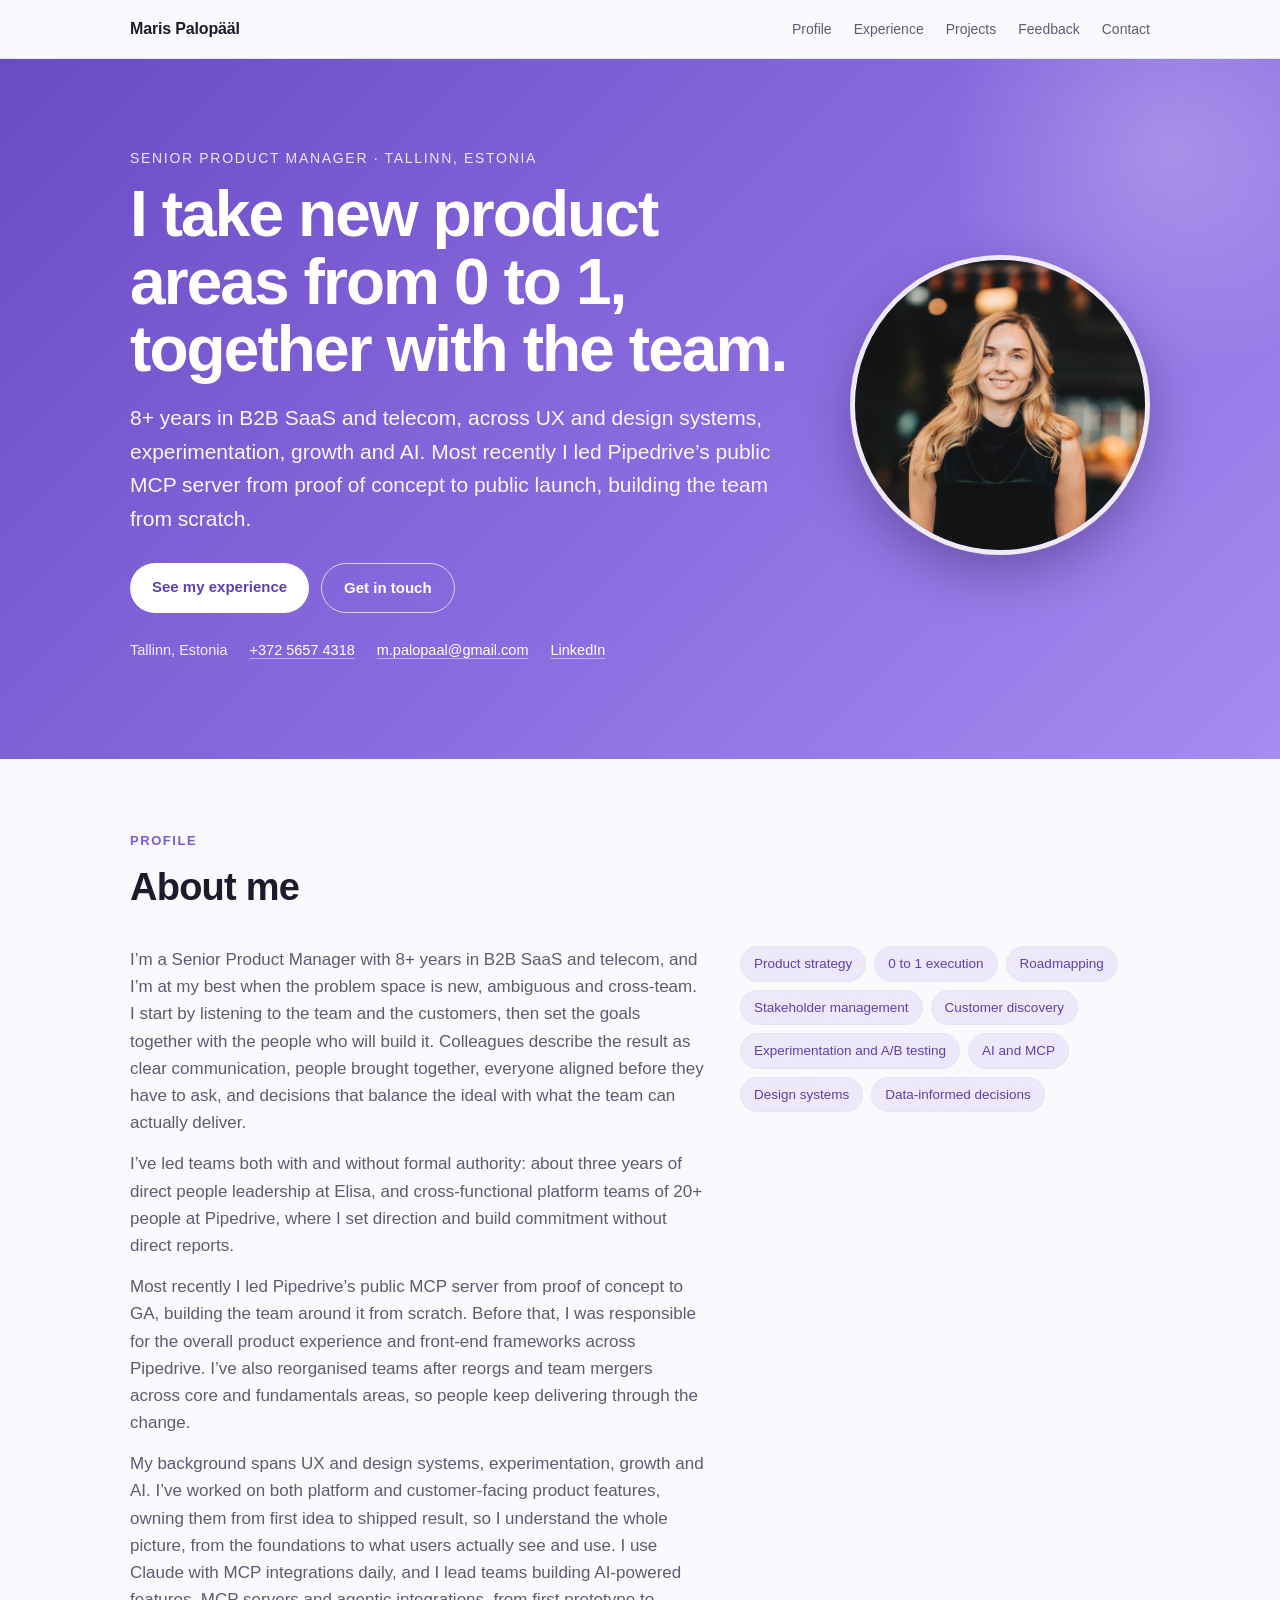
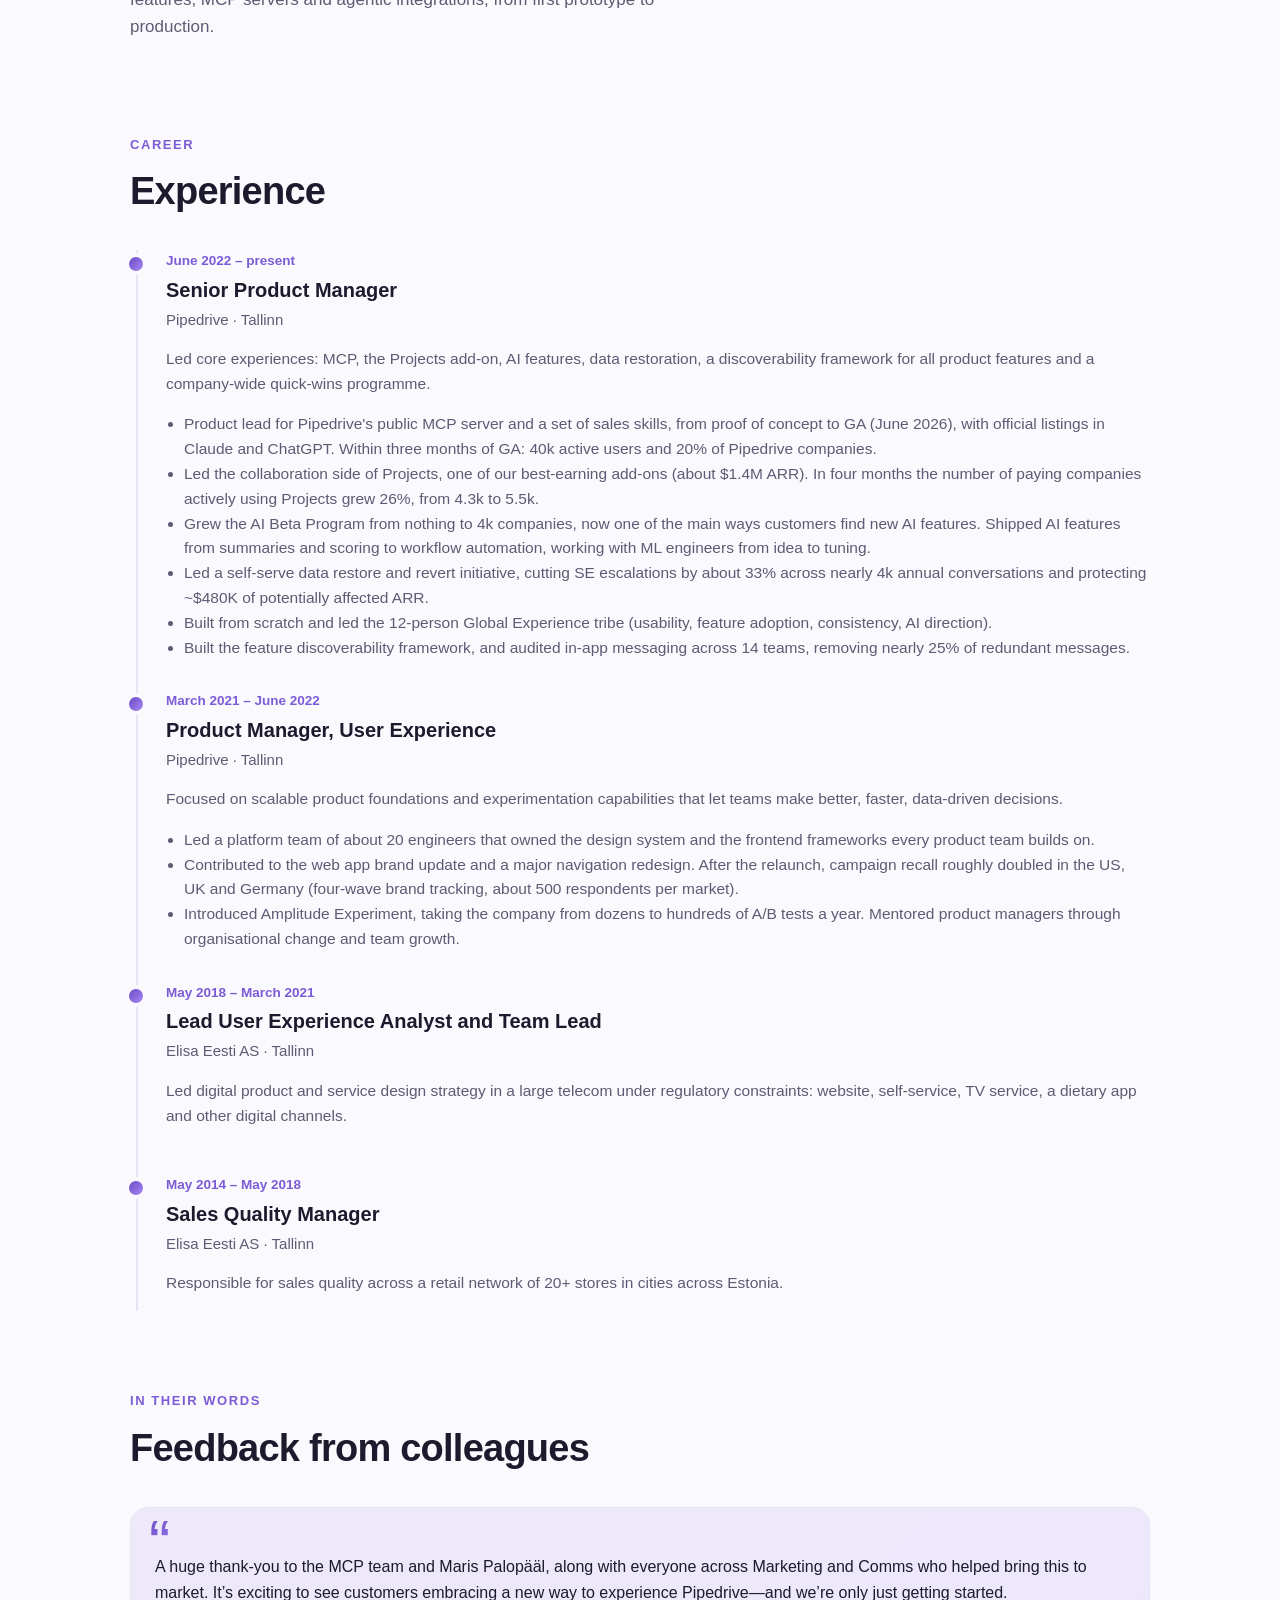
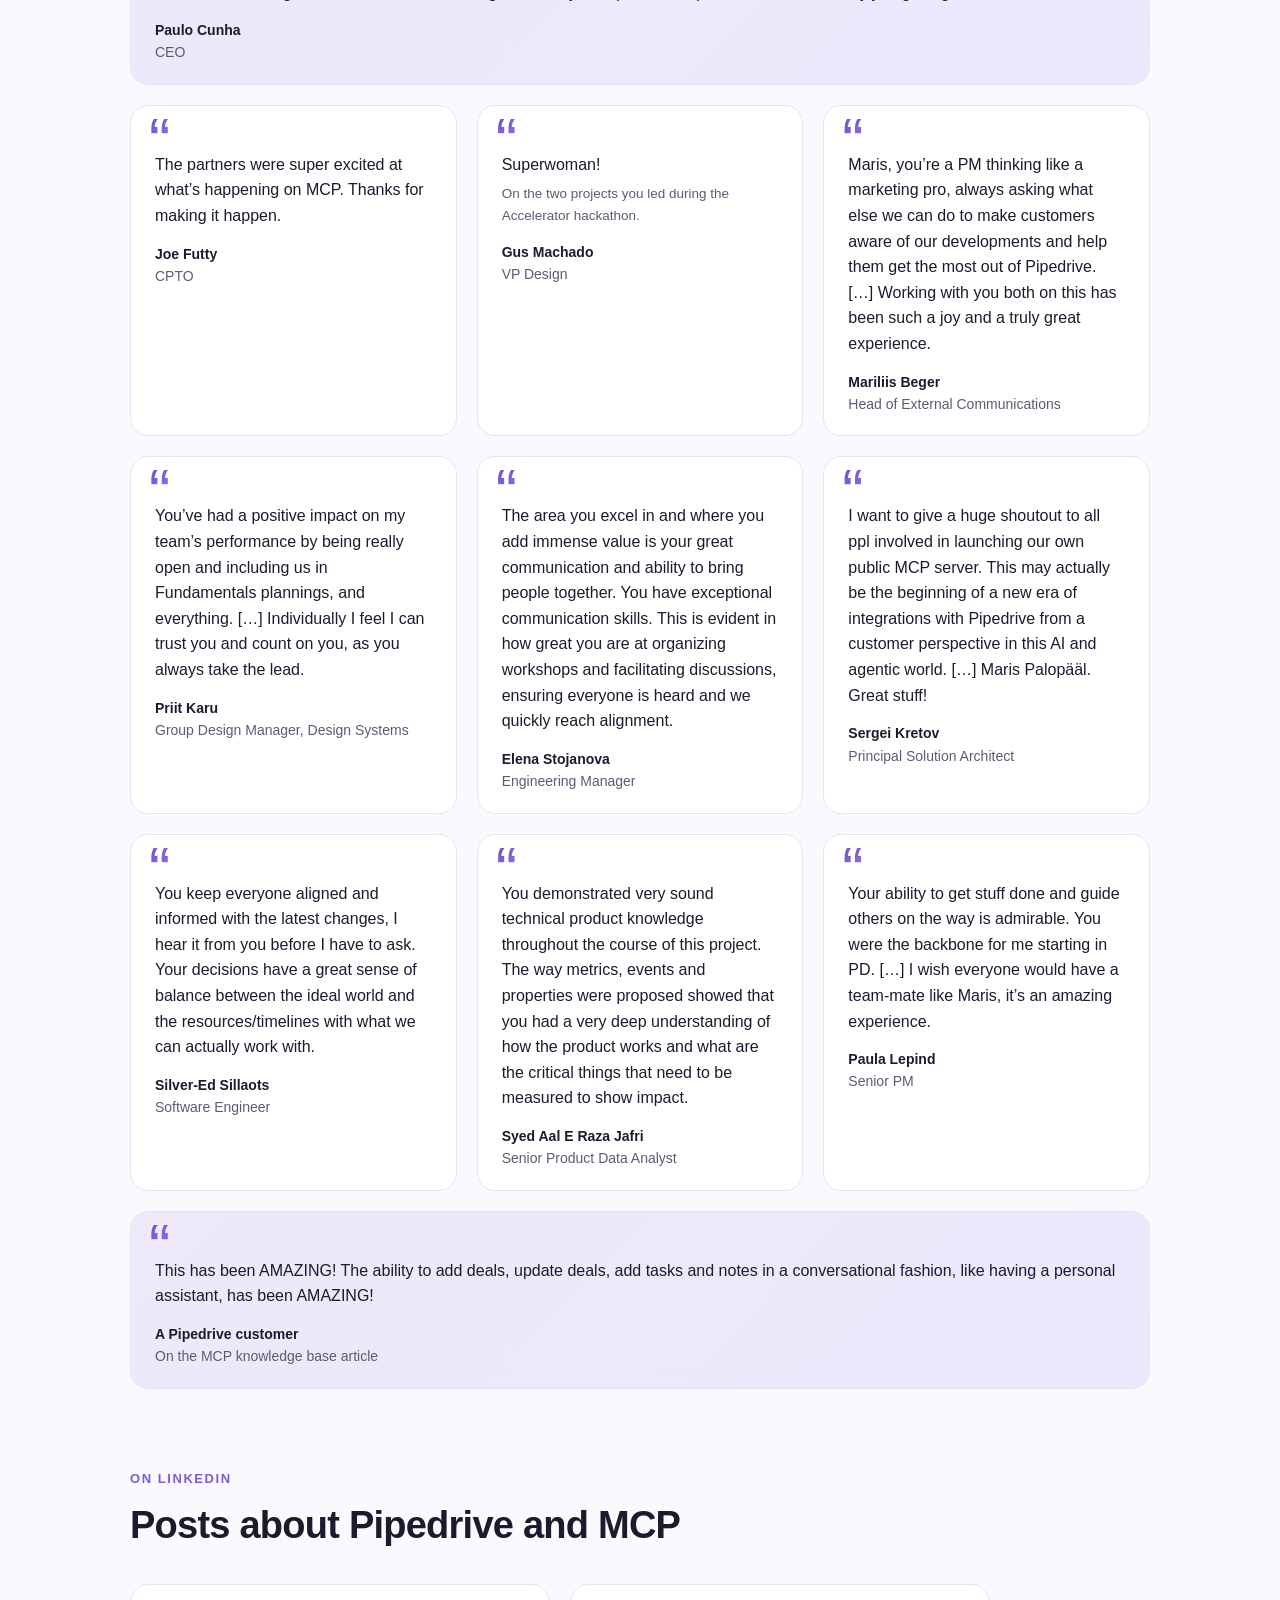
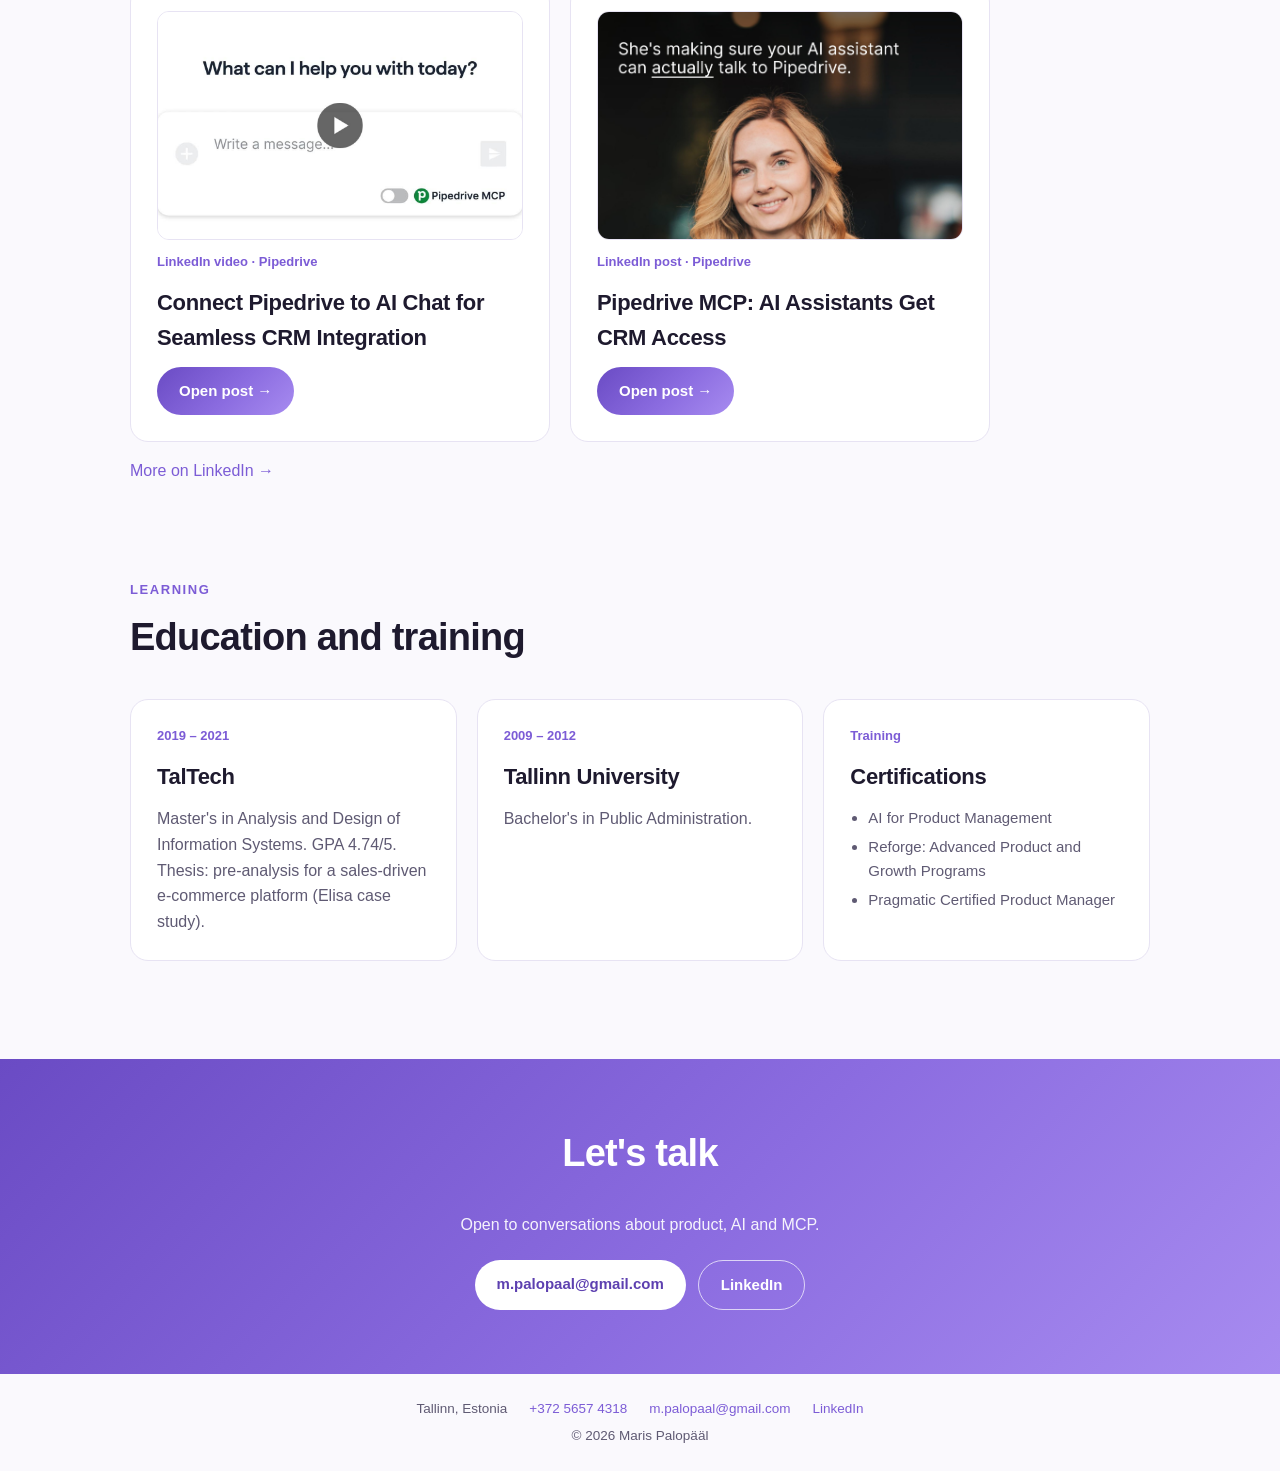
<file: index.html>
<!doctype html>
<html lang="en">
<head>
<meta charset="utf-8">
<meta name="viewport" content="width=device-width, initial-scale=1">
<title>Maris Palopääl · Senior Product Manager</title>
<meta name="description" content="Senior Product Manager with 8+ years in B2B SaaS and telecom. Led Pipedrive's public MCP server from proof of concept to GA.">
<link rel="stylesheet" href="styles.css">
</head>
<body>

<nav class="nav">
  <div class="wrap">
    <a class="brand" href="#top">Maris Palopääl</a>
    <ul>
      <li><a href="#profile">Profile</a></li>
      <li><a href="#experience">Experience</a></li>
      <li><a href="projects.html">Projects</a></li>
      <li><a href="#feedback">Feedback</a></li>
      <li><a href="#contact">Contact</a></li>
    </ul>
  </div>
</nav>

<header class="hero" id="top">
  <div class="wrap hero-grid">
    <div>
      <div class="eyebrow">Senior Product Manager · Tallinn, Estonia</div>
      <h1>I take new product areas from 0 to 1, together with the team.</h1>
      <p class="lead">8+ years in B2B SaaS and telecom, across UX and design systems, experimentation, growth and AI. Most recently I led Pipedrive’s public MCP server from proof of concept to public launch, building the team from scratch.</p>
      <div class="btns">
        <a class="btn" href="#experience">See my experience</a>
        <a class="btn ghost" href="#contact">Get in touch</a>
      </div>
      <div class="hero-contact">
        <span>Tallinn, Estonia</span>
        <a href="tel:+37256574318">+372 5657 4318</a>
        <a href="mailto:m.palopaal@gmail.com">m.palopaal@gmail.com</a>
        <a href="https://www.linkedin.com/in/maris-palop%C3%A4%C3%A4l-7a1974b2/" target="_blank" rel="noopener">LinkedIn</a>
      </div>
    </div>
    <img class="portrait" src="assets/maris.webp" alt="Portrait of Maris Palopääl" width="300" height="300">
  </div>
</header>

<main class="wrap">

  <section id="profile">
    <div class="kicker">Profile</div>
    <h2>About me</h2>
    <div class="about">
      <div>
        <p>I’m a Senior Product Manager with 8+ years in B2B SaaS and telecom, and I’m at my best when the problem space is new, ambiguous and cross-team. I start by listening to the team and the customers, then set the goals together with the people who will build it. Colleagues describe the result as clear communication, people brought together, everyone aligned before they have to ask, and decisions that balance the ideal with what the team can actually deliver.</p>
        <p>I’ve led teams both with and without formal authority: about three years of direct people leadership at Elisa, and cross-functional platform teams of 20+ people at Pipedrive, where I set direction and build commitment without direct reports.</p>
        <p>Most recently I led Pipedrive’s public MCP server from proof of concept to GA, building the team around it from scratch. Before that, I was responsible for the overall product experience and front-end frameworks across Pipedrive. I’ve also reorganised teams after reorgs and team mergers across core and fundamentals areas, so people keep delivering through the change.</p>
        <p>My background spans UX and design systems, experimentation, growth and AI. I’ve worked on both platform and customer-facing product features, owning them from first idea to shipped result, so I understand the whole picture, from the foundations to what users actually see and use. I use Claude with MCP integrations daily, and I lead teams building AI-powered features, MCP servers and agentic integrations, from first prototype to production.</p>
      </div>
      <div class="chips">
        <span class="chip">Product strategy</span>
        <span class="chip">0 to 1 execution</span>
        <span class="chip">Roadmapping</span>
        <span class="chip">Stakeholder management</span>
        <span class="chip">Customer discovery</span>
        <span class="chip">Experimentation and A/B testing</span>
        <span class="chip">AI and MCP</span>
        <span class="chip">Design systems</span>
        <span class="chip">Data-informed decisions</span>
      </div>
    </div>
  </section>

  <section id="experience">
    <div class="kicker">Career</div>
    <h2>Experience</h2>
    <div class="timeline">

      <div class="job">
        <div class="when">June 2022 – present</div>
        <h3>Senior Product Manager</h3>
        <div class="org">Pipedrive · Tallinn</div>
        <p>Led core experiences: MCP, the Projects add-on, AI features, data restoration, a discoverability framework for all product features and a company-wide quick-wins programme.</p>
        <ul>
          <li>Product lead for Pipedrive's public MCP server and a set of sales skills, from proof of concept to GA (June 2026), with official listings in Claude and ChatGPT. Within three months of GA: 40k active users and 20% of Pipedrive companies.</li>
          <li>Led the collaboration side of Projects, one of our best-earning add-ons (about $1.4M ARR). In four months the number of paying companies actively using Projects grew 26%, from 4.3k to 5.5k.</li>
          <li>Grew the AI Beta Program from nothing to 4k companies, now one of the main ways customers find new AI features. Shipped AI features from summaries and scoring to workflow automation, working with ML engineers from idea to tuning.</li>
          <li>Led a self-serve data restore and revert initiative, cutting SE escalations by about 33% across nearly 4k annual conversations and protecting ~$480K of potentially affected ARR.</li>
          <li>Built from scratch and led the 12-person Global Experience tribe (usability, feature adoption, consistency, AI direction).</li>
          <li>Built the feature discoverability framework, and audited in-app messaging across 14 teams, removing nearly 25% of redundant messages.</li>
        </ul>
      </div>

      <div class="job">
        <div class="when">March 2021 – June 2022</div>
        <h3>Product Manager, User Experience</h3>
        <div class="org">Pipedrive · Tallinn</div>
        <p>Focused on scalable product foundations and experimentation capabilities that let teams make better, faster, data-driven decisions.</p>
        <ul>
          <li>Led a platform team of about 20 engineers that owned the design system and the frontend frameworks every product team builds on.</li>
          <li>Contributed to the web app brand update and a major navigation redesign. After the relaunch, campaign recall roughly doubled in the US, UK and Germany (four-wave brand tracking, about 500 respondents per market).</li>
          <li>Introduced Amplitude Experiment, taking the company from dozens to hundreds of A/B tests a year. Mentored product managers through organisational change and team growth.</li>
        </ul>
      </div>

      <div class="job">
        <div class="when">May 2018 – March 2021</div>
        <h3>Lead User Experience Analyst and Team Lead</h3>
        <div class="org">Elisa Eesti AS · Tallinn</div>
        <p>Led digital product and service design strategy in a large telecom under regulatory constraints: website, self-service, TV service, a dietary app and other digital channels.</p>
      </div>

      <div class="job">
        <div class="when">May 2014 – May 2018</div>
        <h3>Sales Quality Manager</h3>
        <div class="org">Elisa Eesti AS · Tallinn</div>
        <p>Responsible for sales quality across a retail network of 20+ stores in cities across Estonia.</p>
      </div>

    </div>
  </section>

  <section id="feedback">
    <div class="kicker">In their words</div>
    <h2>Feedback from colleagues</h2>
    <div class="quotes">

      <blockquote class="wide">
        <p>A huge thank-you to the MCP team and Maris Palopääl, along with everyone across Marketing and Comms who helped bring this to market. It’s exciting to see customers embracing a new way to experience Pipedrive—and we’re only just getting started.</p>
        <footer><b>Paulo Cunha</b>CEO</footer>
      </blockquote>

      <blockquote>
        <p>The partners were super excited at what’s happening on MCP. Thanks for making it happen.</p>
        <footer><b>Joe Futty</b>CPTO</footer>
      </blockquote>

      <blockquote>
        <p>Superwoman! <small>On the two projects you led during the Accelerator hackathon.</small></p>
        <footer><b>Gus Machado</b>VP Design</footer>
      </blockquote>

      <blockquote>
        <p>Maris, you’re a PM thinking like a marketing pro, always asking what else we can do to make customers aware of our developments and help them get the most out of Pipedrive. […] Working with you both on this has been such a joy and a truly great experience.</p>
        <footer><b>Mariliis Beger</b>Head of External Communications</footer>
      </blockquote>

      <blockquote>
        <p>You’ve had a positive impact on my team’s performance by being really open and including us in Fundamentals plannings, and everything. […] Individually I feel I can trust you and count on you, as you always take the lead.</p>
        <footer><b>Priit Karu</b>Group Design Manager, Design Systems</footer>
      </blockquote>

      <blockquote>
        <p>The area you excel in and where you add immense value is your great communication and ability to bring people together. You have exceptional communication skills. This is evident in how great you are at organizing workshops and facilitating discussions, ensuring everyone is heard and we quickly reach alignment.</p>
        <footer><b>Elena Stojanova</b>Engineering Manager</footer>
      </blockquote>

      <blockquote>
        <p>I want to give a huge shoutout to all ppl involved in launching our own public MCP server. This may actually be the beginning of a new era of integrations with Pipedrive from a customer perspective in this AI and agentic world. […] Maris Palopääl. Great stuff!</p>
        <footer><b>Sergei Kretov</b>Principal Solution Architect</footer>
      </blockquote>

      <blockquote>
        <p>You keep everyone aligned and informed with the latest changes, I hear it from you before I have to ask. Your decisions have a great sense of balance between the ideal world and the resources/timelines with what we can actually work with.</p>
        <footer><b>Silver-Ed Sillaots</b>Software Engineer</footer>
      </blockquote>

      <blockquote>
        <p>You demonstrated very sound technical product knowledge throughout the course of this project. The way metrics, events and properties were proposed showed that you had a very deep understanding of how the product works and what are the critical things that need to be measured to show impact.</p>
        <footer><b>Syed Aal E Raza Jafri</b>Senior Product Data Analyst</footer>
      </blockquote>

      <blockquote>
        <p>Your ability to get stuff done and guide others on the way is admirable. You were the backbone for me starting in PD. […] I wish everyone would have a team-mate like Maris, it’s an amazing experience.</p>
        <footer><b>Paula Lepind</b>Senior PM</footer>
      </blockquote>

      <blockquote class="wide">
        <p>This has been AMAZING! The ability to add deals, update deals, add tasks and notes in a conversational fashion, like having a personal assistant, has been AMAZING!</p>
        <footer><b>A Pipedrive customer</b>On the MCP knowledge base article</footer>
      </blockquote>

    </div>
  </section>

  <section id="posts">
    <div class="kicker">On LinkedIn</div>
    <h2>Posts about Pipedrive and MCP</h2>
    <div class="posts">
      <article class="card">
        <a href="https://www.linkedin.com/feed/update/urn:li:ugcPost:7477693776992391169/" target="_blank" rel="noopener"><img class="snap" src="assets/post-connect-ai-chat.jpg" alt="Video thumbnail: Pipedrive MCP connected to an AI chat" loading="lazy"></a>
        <div class="meta">LinkedIn video · Pipedrive</div>
        <h3>Connect Pipedrive to AI Chat for Seamless CRM Integration</h3>
        <a class="btn solid" href="https://www.linkedin.com/feed/update/urn:li:ugcPost:7477693776992391169/" target="_blank" rel="noopener">Open post →</a>
      </article>
      <article class="card">
        <a href="https://www.linkedin.com/posts/pipedrive_activity-7485250281727987713-tfmo" target="_blank" rel="noopener"><img class="snap focus" src="assets/post-mcp-crm-access.jpg" alt="Pipedrive carousel: This is Maris. She's making sure your AI assistant can actually talk to Pipedrive." loading="lazy"></a>
        <div class="meta">LinkedIn post · Pipedrive</div>
        <h3>Pipedrive MCP: AI Assistants Get CRM Access</h3>
        <a class="btn solid" href="https://www.linkedin.com/posts/pipedrive_activity-7485250281727987713-tfmo" target="_blank" rel="noopener">Open post →</a>
      </article>
    </div>
    <p><a href="https://www.linkedin.com/in/maris-palop%C3%A4%C3%A4l-7a1974b2/" target="_blank" rel="noopener">More on LinkedIn →</a></p>
  </section>

  <section id="education">
    <div class="kicker">Learning</div>
    <h2>Education and training</h2>
    <div class="edu" style="margin-top:32px">
      <article class="card">
        <div class="meta">2019 – 2021</div>
        <h3>TalTech</h3>
        <p>Master's in Analysis and Design of Information Systems. GPA 4.74/5. Thesis: pre-analysis for a sales-driven e-commerce platform (Elisa case study).</p>
      </article>
      <article class="card">
        <div class="meta">2009 – 2012</div>
        <h3>Tallinn University</h3>
        <p>Bachelor's in Public Administration.</p>
      </article>
      <article class="card">
        <div class="meta">Training</div>
        <h3>Certifications</h3>
        <ul>
          <li>AI for Product Management</li>
          <li>Reforge: Advanced Product and Growth Programs</li>
          <li>Pragmatic Certified Product Manager</li>
        </ul>
      </article>
    </div>
  </section>

</main>

<section class="contact" id="contact">
  <div class="wrap">
    <h2>Let's talk</h2>
    <p>Open to conversations about product, AI and MCP.</p>
    <div class="btns" style="justify-content:center">
      <a class="btn" href="mailto:m.palopaal@gmail.com">m.palopaal@gmail.com</a>
      <a class="btn ghost" href="https://www.linkedin.com/in/maris-palop%C3%A4%C3%A4l-7a1974b2/" target="_blank" rel="noopener">LinkedIn</a>
    </div>
  </div>
</section>

<footer class="foot">
  <div class="wrap">
    <div class="foot-links">
      <span>Tallinn, Estonia</span>
      <a href="tel:+37256574318">+372 5657 4318</a>
      <a href="mailto:m.palopaal@gmail.com">m.palopaal@gmail.com</a>
      <a href="https://www.linkedin.com/in/maris-palop%C3%A4%C3%A4l-7a1974b2/" target="_blank" rel="noopener">LinkedIn</a>
    </div>
    <div>© 2026 Maris Palopääl</div>
  </div>
</footer>

</body>
</html>
</file>
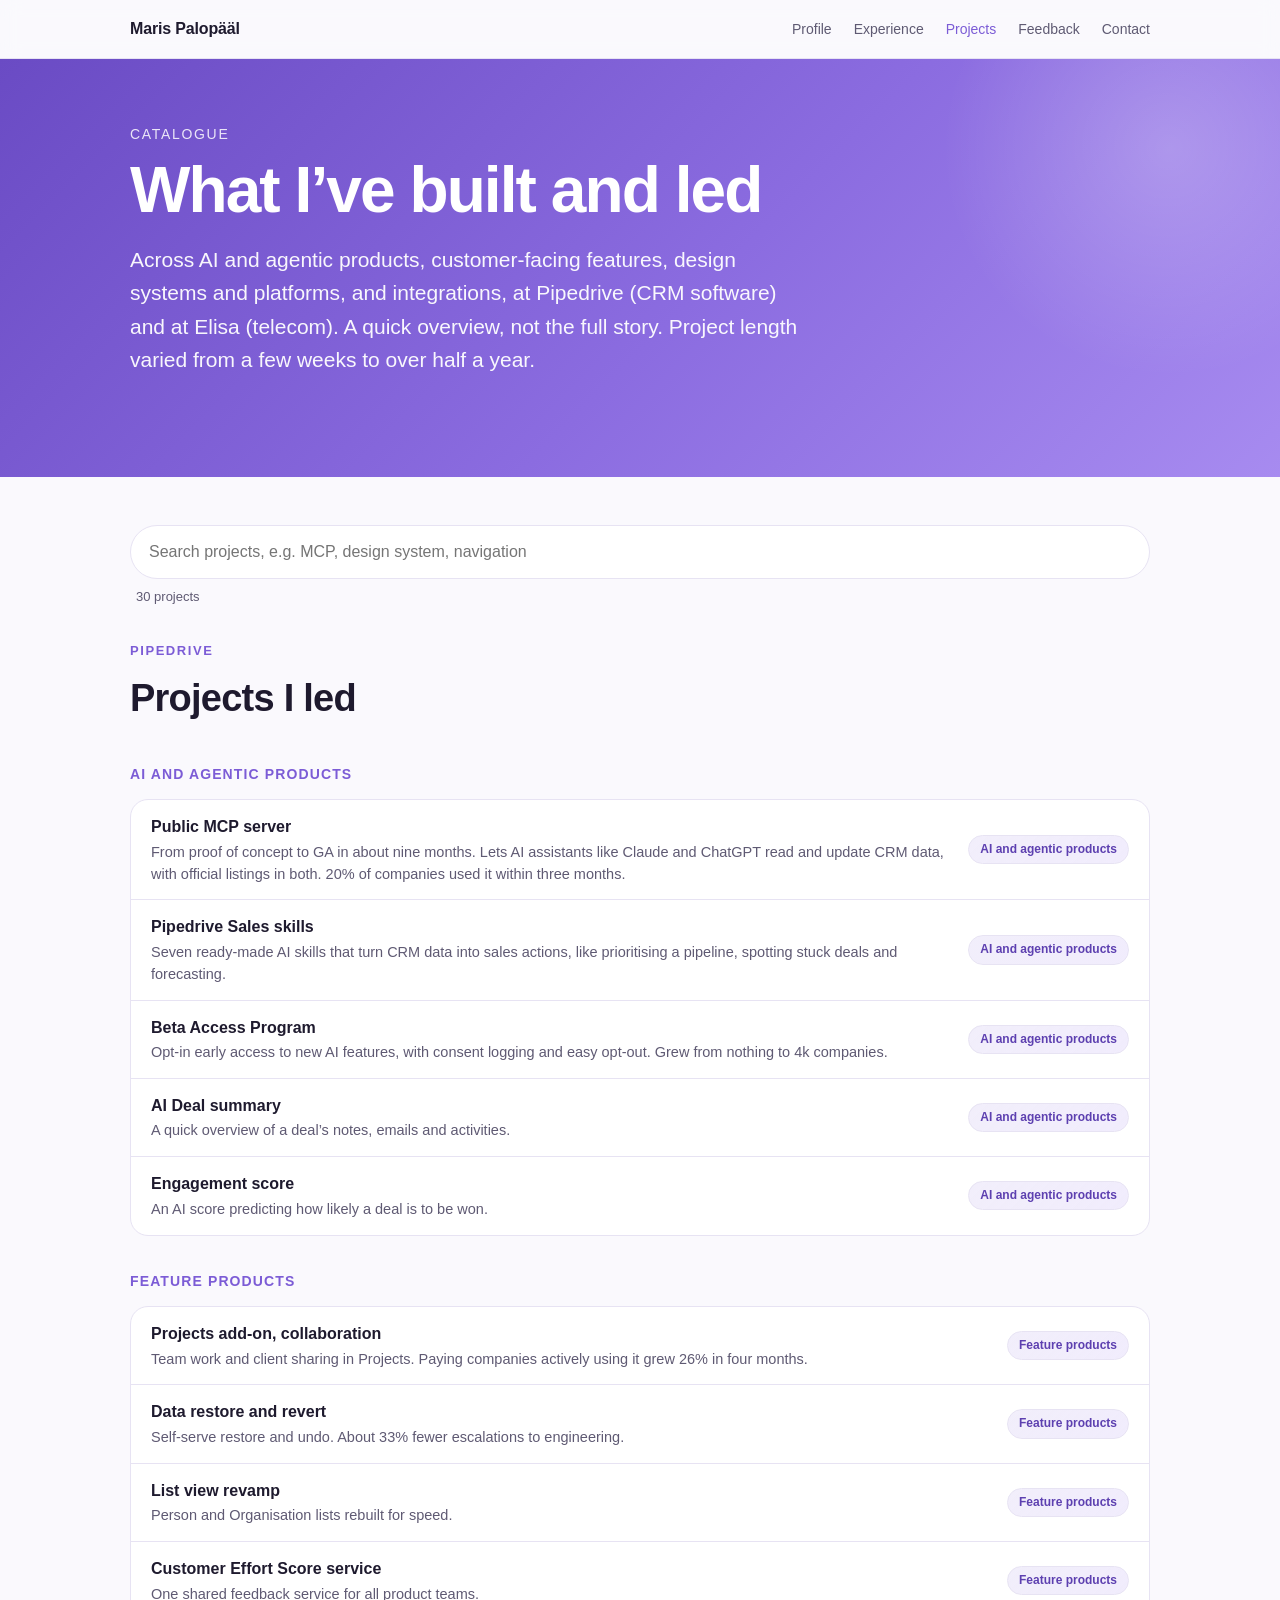
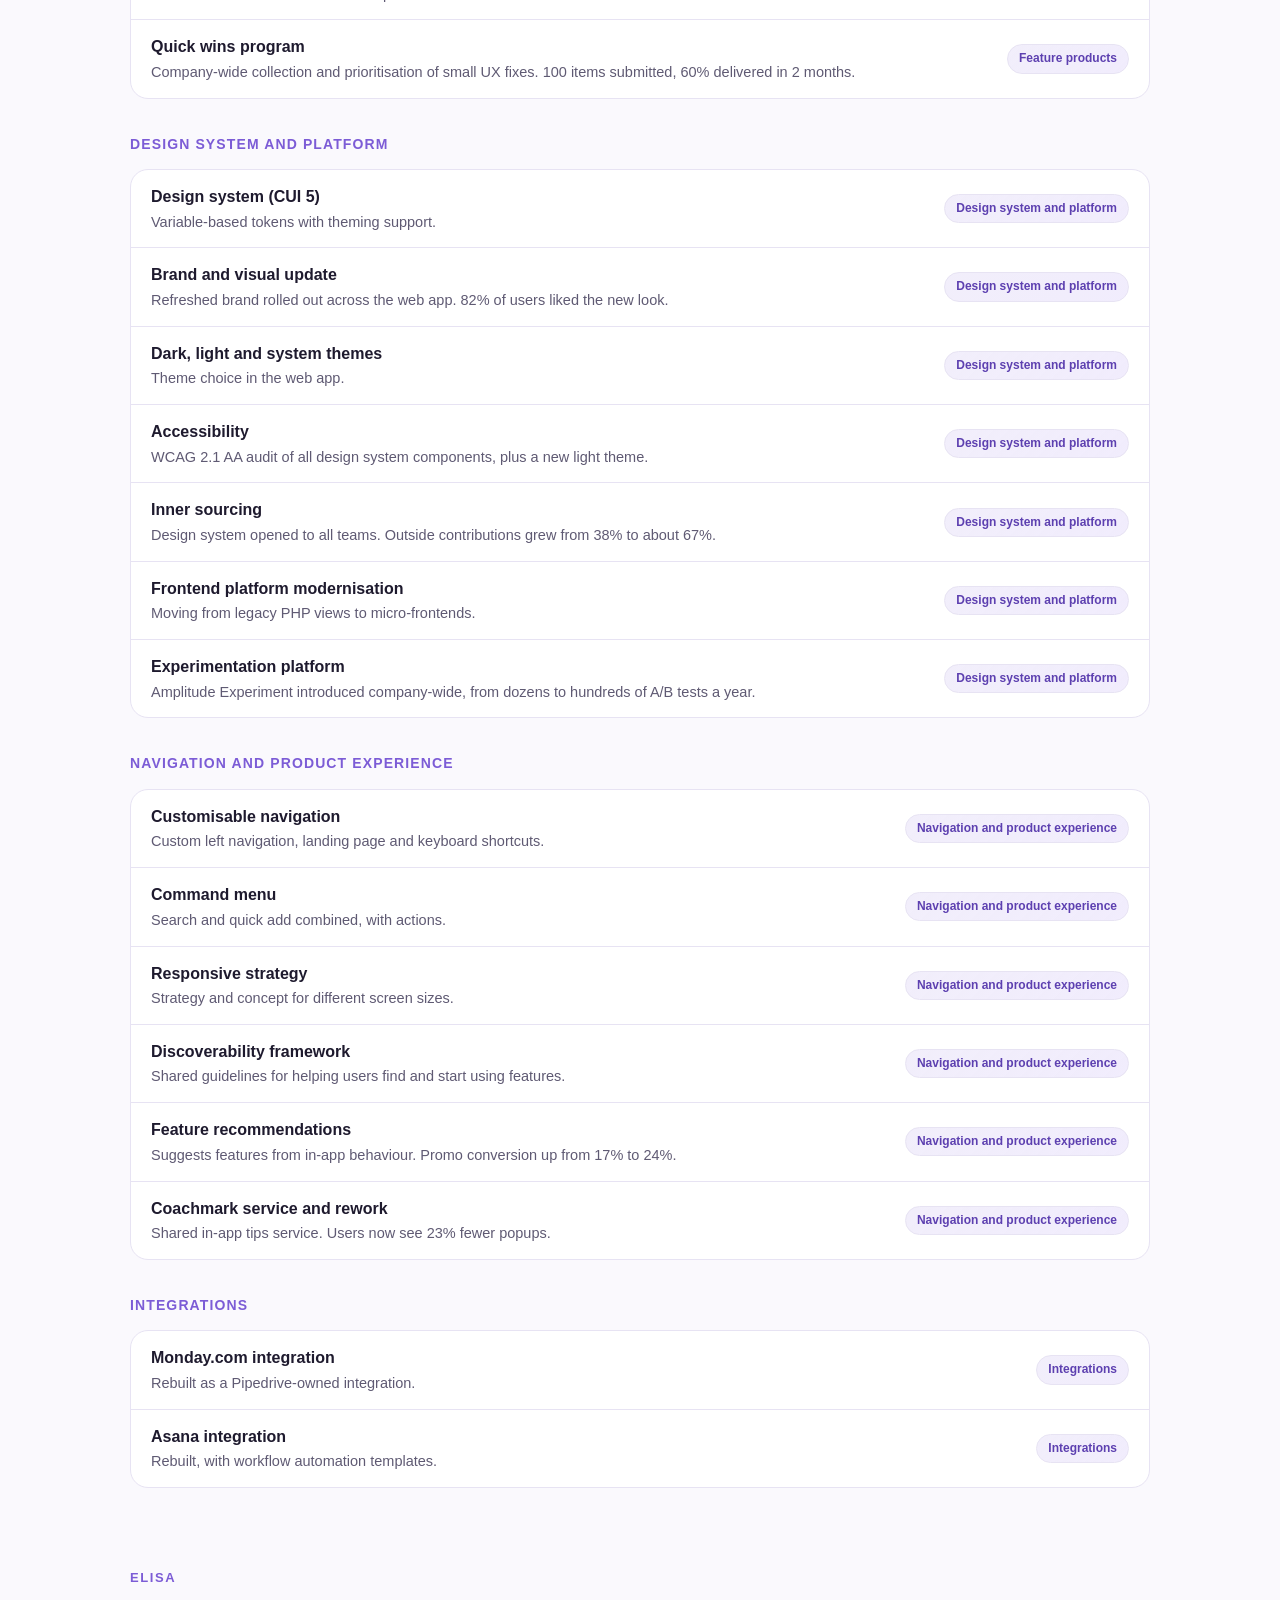
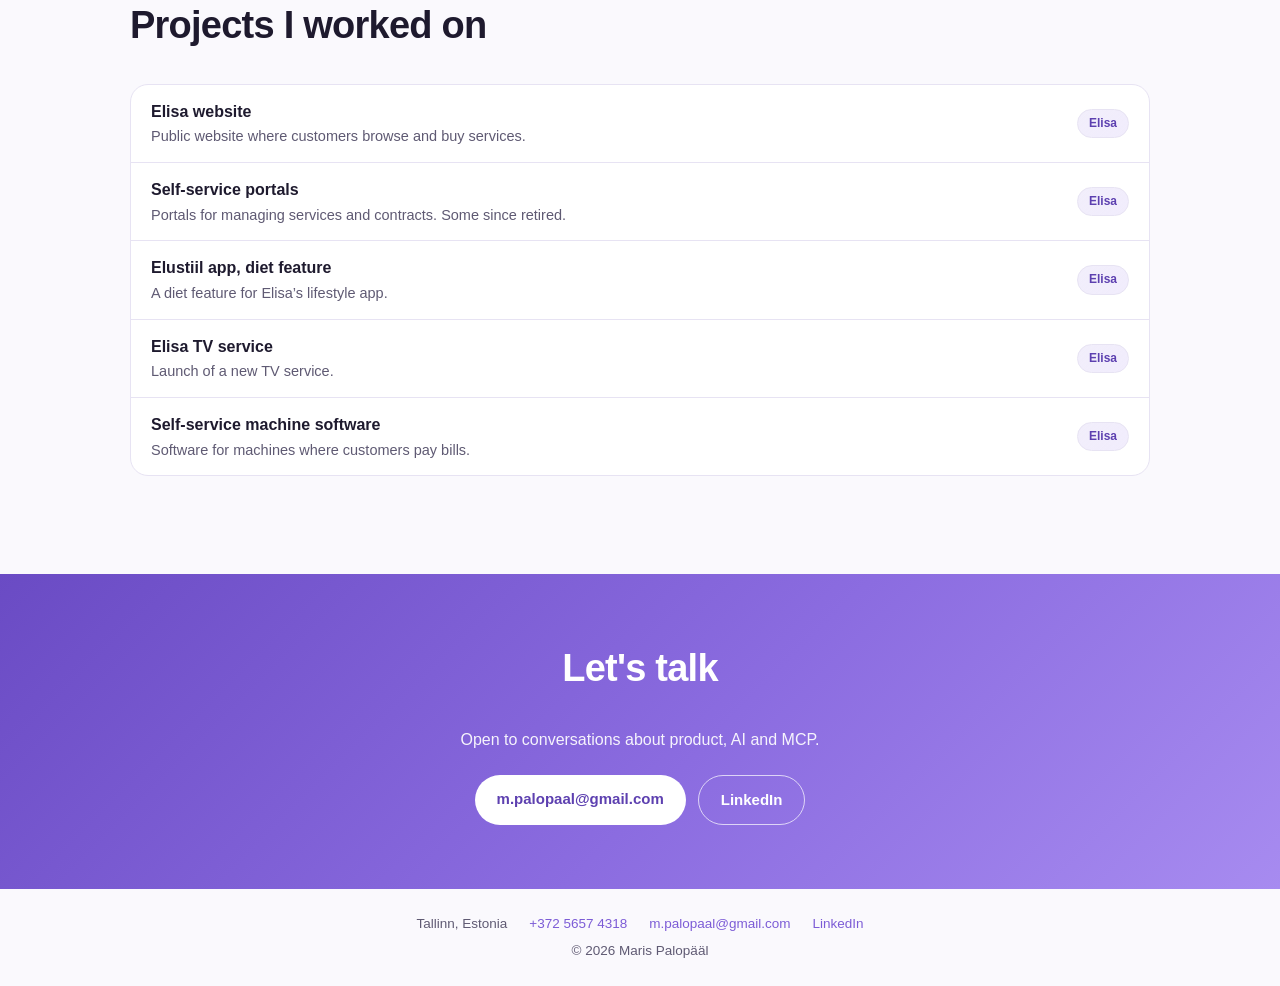
<file: projects.html>
<!doctype html>
<html lang="en">
<head>
<meta charset="utf-8">
<meta name="viewport" content="width=device-width, initial-scale=1">
<title>Projects · Maris Palopääl</title>
<meta name="description" content="An overview of the projects Maris Palopääl led at Pipedrive and worked on at Elisa.">
<link rel="stylesheet" href="styles.css">
</head>
<body>

<nav class="nav">
  <div class="wrap">
    <a class="brand" href="index.html">Maris Palopääl</a>
    <ul>
      <li><a href="index.html#profile">Profile</a></li>
      <li><a href="index.html#experience">Experience</a></li>
      <li><a href="projects.html" aria-current="page" class="active">Projects</a></li>
      <li><a href="index.html#feedback">Feedback</a></li>
      <li><a href="index.html#contact">Contact</a></li>
    </ul>
  </div>
</nav>

<header class="hero page-hero">
  <div class="wrap">
    <div class="eyebrow">Catalogue</div>
    <h1>What I’ve built and led</h1>
    <p class="lead">Across AI and agentic products, customer-facing features, design systems and platforms, and integrations, at Pipedrive (CRM software) and at Elisa (telecom). A quick overview, not the full story. Project length varied from a few weeks to over half a year.</p>
  </div>
</header>

<main class="wrap">

  <div class="searchbar">
    <input id="q" type="search" placeholder="Search projects, e.g. MCP, design system, navigation" aria-label="Search projects" autocomplete="off">
    <div class="count" id="count" aria-live="polite"></div>
  </div>

  <section class="company">
    <div class="kicker">Pipedrive</div>
    <h2>Projects I led</h2>

    <div class="block">
    <h3 class="group">AI and agentic products</h3>
    <div class="list" role="list">
      <article class="row" role="listitem"><div class="main"><b>Public MCP server</b><p>From proof of concept to GA in about nine months. Lets AI assistants like Claude and ChatGPT read and update CRM data, with official listings in both. 20% of companies used it within three months.</p></div><span class="tag">AI and agentic products</span></article>
      <article class="row" role="listitem"><div class="main"><b>Pipedrive Sales skills</b><p>Seven ready-made AI skills that turn CRM data into sales actions, like prioritising a pipeline, spotting stuck deals and forecasting.</p></div><span class="tag">AI and agentic products</span></article>
      <article class="row" role="listitem"><div class="main"><b>Beta Access Program</b><p>Opt-in early access to new AI features, with consent logging and easy opt-out. Grew from nothing to 4k companies.</p></div><span class="tag">AI and agentic products</span></article>
      <article class="row" role="listitem"><div class="main"><b>AI Deal summary</b><p>A quick overview of a deal’s notes, emails and activities.</p></div><span class="tag">AI and agentic products</span></article>
      <article class="row" role="listitem"><div class="main"><b>Engagement score</b><p>An AI score predicting how likely a deal is to be won.</p></div><span class="tag">AI and agentic products</span></article>
    </div>
    </div>

    <div class="block">
    <h3 class="group">Feature products</h3>
    <div class="list" role="list">
      <article class="row" role="listitem"><div class="main"><b>Projects add-on, collaboration</b><p>Team work and client sharing in Projects. Paying companies actively using it grew 26% in four months.</p></div><span class="tag">Feature products</span></article>
      <article class="row" role="listitem"><div class="main"><b>Data restore and revert</b><p>Self-serve restore and undo. About 33% fewer escalations to engineering.</p></div><span class="tag">Feature products</span></article>
      <article class="row" role="listitem"><div class="main"><b>List view revamp</b><p>Person and Organisation lists rebuilt for speed.</p></div><span class="tag">Feature products</span></article>
      <article class="row" role="listitem"><div class="main"><b>Customer Effort Score service</b><p>One shared feedback service for all product teams.</p></div><span class="tag">Feature products</span></article>
      <article class="row" role="listitem"><div class="main"><b>Quick wins program</b><p>Company-wide collection and prioritisation of small UX fixes. 100 items submitted, 60% delivered in 2 months.</p></div><span class="tag">Feature products</span></article>
    </div>
    </div>

    <div class="block">
    <h3 class="group">Design system and platform</h3>
    <div class="list" role="list">
      <article class="row" role="listitem"><div class="main"><b>Design system (CUI 5)</b><p>Variable-based tokens with theming support.</p></div><span class="tag">Design system and platform</span></article>
      <article class="row" role="listitem"><div class="main"><b>Brand and visual update</b><p>Refreshed brand rolled out across the web app. 82% of users liked the new look.</p></div><span class="tag">Design system and platform</span></article>
      <article class="row" role="listitem"><div class="main"><b>Dark, light and system themes</b><p>Theme choice in the web app.</p></div><span class="tag">Design system and platform</span></article>
      <article class="row" role="listitem"><div class="main"><b>Accessibility</b><p>WCAG 2.1 AA audit of all design system components, plus a new light theme.</p></div><span class="tag">Design system and platform</span></article>
      <article class="row" role="listitem"><div class="main"><b>Inner sourcing</b><p>Design system opened to all teams. Outside contributions grew from 38% to about 67%.</p></div><span class="tag">Design system and platform</span></article>
      <article class="row" role="listitem"><div class="main"><b>Frontend platform modernisation</b><p>Moving from legacy PHP views to micro-frontends.</p></div><span class="tag">Design system and platform</span></article>
      <article class="row" role="listitem"><div class="main"><b>Experimentation platform</b><p>Amplitude Experiment introduced company-wide, from dozens to hundreds of A/B tests a year.</p></div><span class="tag">Design system and platform</span></article>
    </div>
    </div>

    <div class="block">
    <h3 class="group">Navigation and product experience</h3>
    <div class="list" role="list">
      <article class="row" role="listitem"><div class="main"><b>Customisable navigation</b><p>Custom left navigation, landing page and keyboard shortcuts.</p></div><span class="tag">Navigation and product experience</span></article>
      <article class="row" role="listitem"><div class="main"><b>Command menu</b><p>Search and quick add combined, with actions.</p></div><span class="tag">Navigation and product experience</span></article>
      <article class="row" role="listitem"><div class="main"><b>Responsive strategy</b><p>Strategy and concept for different screen sizes.</p></div><span class="tag">Navigation and product experience</span></article>
      <article class="row" role="listitem"><div class="main"><b>Discoverability framework</b><p>Shared guidelines for helping users find and start using features.</p></div><span class="tag">Navigation and product experience</span></article>
      <article class="row" role="listitem"><div class="main"><b>Feature recommendations</b><p>Suggests features from in-app behaviour. Promo conversion up from 17% to 24%.</p></div><span class="tag">Navigation and product experience</span></article>
      <article class="row" role="listitem"><div class="main"><b>Coachmark service and rework</b><p>Shared in-app tips service. Users now see 23% fewer popups.</p></div><span class="tag">Navigation and product experience</span></article>
    </div>
    </div>

    <div class="block">
    <h3 class="group">Integrations</h3>
    <div class="list" role="list">
      <article class="row" role="listitem"><div class="main"><b>Monday.com integration</b><p>Rebuilt as a Pipedrive-owned integration.</p></div><span class="tag">Integrations</span></article>
      <article class="row" role="listitem"><div class="main"><b>Asana integration</b><p>Rebuilt, with workflow automation templates.</p></div><span class="tag">Integrations</span></article>
    </div>
    </div>
  </section>

  <section class="company">
    <div class="kicker">Elisa</div>
    <h2>Projects I worked on</h2>
    <div class="block"><div class="list" role="list">
      <article class="row" role="listitem"><div class="main"><b>Elisa website</b><p>Public website where customers browse and buy services.</p></div><span class="tag">Elisa</span></article>
      <article class="row" role="listitem"><div class="main"><b>Self-service portals</b><p>Portals for managing services and contracts. Some since retired.</p></div><span class="tag">Elisa</span></article>
      <article class="row" role="listitem"><div class="main"><b>Elustiil app, diet feature</b><p>A diet feature for Elisa’s lifestyle app.</p></div><span class="tag">Elisa</span></article>
      <article class="row" role="listitem"><div class="main"><b>Elisa TV service</b><p>Launch of a new TV service.</p></div><span class="tag">Elisa</span></article>
      <article class="row" role="listitem"><div class="main"><b>Self-service machine software</b><p>Software for machines where customers pay bills.</p></div><span class="tag">Elisa</span></article>
    </div></div>
  </section>

</main>

<section class="contact" id="contact">
  <div class="wrap">
    <h2>Let's talk</h2>
    <p>Open to conversations about product, AI and MCP.</p>
    <div class="btns" style="justify-content:center">
      <a class="btn" href="mailto:m.palopaal@gmail.com">m.palopaal@gmail.com</a>
      <a class="btn ghost" href="https://www.linkedin.com/in/maris-palop%C3%A4%C3%A4l-7a1974b2/" target="_blank" rel="noopener">LinkedIn</a>
    </div>
  </div>
</section>

<footer class="foot">
  <div class="wrap">
    <div class="foot-links">
      <span>Tallinn, Estonia</span>
      <a href="tel:+37256574318">+372 5657 4318</a>
      <a href="mailto:m.palopaal@gmail.com">m.palopaal@gmail.com</a>
      <a href="https://www.linkedin.com/in/maris-palop%C3%A4%C3%A4l-7a1974b2/" target="_blank" rel="noopener">LinkedIn</a>
    </div>
    <div>© 2026 Maris Palopääl</div>
  </div>
</footer>

<script>
(function () {
  var q = document.getElementById('q'), count = document.getElementById('count');
  var rows = Array.prototype.slice.call(document.querySelectorAll('.row'));
  function run() {
    var t = q.value.trim().toLowerCase(), shown = 0;
    rows.forEach(function (r) {
      var hit = !t || (r.textContent + ' ' + r.closest('.company').querySelector('.kicker').textContent).toLowerCase().indexOf(t) > -1;
      r.hidden = !hit; if (hit) shown++;
    });
    document.querySelectorAll('.block').forEach(function (b) {
      b.hidden = !b.querySelector('.row:not([hidden])');
    });
    document.querySelectorAll('.company').forEach(function (c) {
      c.hidden = !c.querySelector('.row:not([hidden])');
    });
    count.textContent = t ? shown + ' of ' + rows.length + ' projects' : rows.length + ' projects';
  }
  q.addEventListener('input', run); run();
})();
</script>
</body>
</html>
</file>
<file: styles.css>
:root {
  --purple: #7c5cd6;
  --purple-deep: #5d40b0;
  --purple-light: #a58cee;
  --ink: #1e1a2e;
  --muted: #5f5a73;
  --bg: #faf9fd;
  --card: #ffffff;
  --line: #e7e3f3;
  --grad: linear-gradient(135deg, #6a4bc4 0%, #8b6ce0 55%, #a78bf0 100%);
  --grad-soft: linear-gradient(135deg, rgba(124, 92, 214, 0.1), rgba(167, 139, 240, 0.16));
  --radius: 18px;
  --max: 1060px;
}

@media (prefers-color-scheme: dark) {
  :root {
    --ink: #f1eefc;
    --muted: #b4aecb;
    --bg: #15121f;
    --card: #1e1a2e;
    --line: #2f2946;
    --grad-soft: linear-gradient(135deg, rgba(124, 92, 214, 0.22), rgba(167, 139, 240, 0.12));
  }
}

* { box-sizing: border-box; }
html { scroll-behavior: smooth; }
body {
  margin: 0;
  background: var(--bg);
  color: var(--ink);
  font-family: -apple-system, BlinkMacSystemFont, "Inter", "Segoe UI", Roboto, sans-serif;
  line-height: 1.6;
  -webkit-font-smoothing: antialiased;
}
a { color: var(--purple); text-decoration: none; }
a:hover { text-decoration: underline; }
.wrap { max-width: var(--max); margin: 0 auto; padding: 0 20px; }

/* Nav */
.nav {
  position: sticky; top: 0; z-index: 10;
  background: color-mix(in srgb, var(--bg) 85%, transparent);
  backdrop-filter: blur(10px);
  border-bottom: 1px solid var(--line);
}
.nav .wrap { display: flex; align-items: center; justify-content: space-between; height: 58px; }
.nav .brand { font-weight: 700; letter-spacing: -0.01em; color: var(--ink); }
.nav ul { display: flex; gap: 22px; list-style: none; margin: 0; padding: 0; }
.nav ul a { color: var(--muted); font-size: 14px; font-weight: 500; }
.nav ul a:hover { color: var(--purple); text-decoration: none; }

/* Hero */
.hero {
  background: var(--grad);
  color: #fff;
  padding: 88px 0 96px;
  position: relative;
  overflow: hidden;
}
.hero::after {
  content: "";
  position: absolute; right: -120px; top: -140px;
  width: 460px; height: 460px; border-radius: 50%;
  background: radial-gradient(circle, rgba(255,255,255,0.22), transparent 70%);
}
.hero-grid { display: grid; grid-template-columns: 1fr 300px; gap: 48px; align-items: center; position: relative; z-index: 1; }
.portrait {
  width: 300px; height: 300px; border-radius: 50%;
  object-fit: cover; object-position: 50% 28%;
  border: 5px solid rgba(255,255,255,0.85);
  box-shadow: 0 20px 50px rgba(30, 20, 70, 0.35);
}
@media (max-width: 760px) {
  .hero-grid { grid-template-columns: 1fr; gap: 28px; }
  .portrait { order: -1; width: 160px; height: 160px; }
}
.hero .eyebrow { font-size: 14px; letter-spacing: 0.12em; text-transform: uppercase; opacity: 0.85; }
.hero h1 { font-size: clamp(38px, 6vw, 64px); line-height: 1.05; margin: 12px 0 18px; letter-spacing: -0.03em; }
.hero p.lead { font-size: clamp(17px, 2vw, 21px); max-width: 680px; opacity: 0.95; margin: 0 0 28px; }
.btns { display: flex; flex-wrap: wrap; gap: 12px; }
.btn {
  display: inline-block; padding: 12px 22px; border-radius: 999px;
  font-weight: 600; font-size: 15px;
  background: #fff; color: var(--purple-deep);
}
.btn:hover { text-decoration: none; transform: translateY(-1px); }
.btn.ghost { background: transparent; color: #fff; border: 1.5px solid rgba(255,255,255,0.7); }

/* Stats */
.stats {
  margin-top: -64px; position: relative; z-index: 2;
  display: grid; grid-template-columns: repeat(auto-fit, minmax(160px, 1fr)); gap: 14px;
}
.stat {
  background: var(--card); border: 1px solid var(--line); border-radius: var(--radius);
  padding: 20px 18px; box-shadow: 0 10px 30px rgba(93, 64, 176, 0.1);
}
.stat b {
  display: block; font-size: 30px; line-height: 1.1; letter-spacing: -0.02em;
  background: var(--grad); -webkit-background-clip: text; background-clip: text; color: transparent;
}
.stat span { font-size: 13.5px; color: var(--muted); display: block; margin-top: 6px; }

/* Sections */
section { padding: 72px 0 8px; }
.kicker { font-size: 13px; letter-spacing: 0.12em; text-transform: uppercase; color: var(--purple); font-weight: 700; }
h2 { font-size: clamp(28px, 4vw, 38px); letter-spacing: -0.02em; margin: 6px 0 28px; }
.about { display: grid; grid-template-columns: 1.4fr 1fr; gap: 36px; align-items: start; }
.about p { margin: 0 0 14px; color: var(--muted); font-size: 17px; }
.chips { display: flex; flex-wrap: wrap; gap: 8px; }
.chip {
  padding: 6px 13px; border-radius: 999px; font-size: 13.5px; font-weight: 500;
  background: var(--grad-soft); color: var(--purple-deep); border: 1px solid var(--line);
}
@media (prefers-color-scheme: dark) { .chip { color: var(--purple-light); } }

/* Project cards */
.grid { display: grid; grid-template-columns: repeat(auto-fit, minmax(310px, 1fr)); gap: 20px; }
.card {
  background: var(--card); border: 1px solid var(--line); border-radius: var(--radius);
  padding: 26px; display: flex; flex-direction: column; gap: 12px;
  transition: box-shadow .2s, transform .2s;
}
.card:hover { box-shadow: 0 14px 34px rgba(93, 64, 176, 0.14); transform: translateY(-2px); }
.card.featured { grid-column: 1 / -1; background: var(--grad-soft); border-color: rgba(124,92,214,0.3); }
.card .meta { font-size: 13px; color: var(--purple); font-weight: 600; }
.card h3 { margin: 0; font-size: 22px; letter-spacing: -0.015em; }
.card p { margin: 0; color: var(--muted); }
.card ul { margin: 0; padding-left: 18px; color: var(--muted); font-size: 15px; }
.card li { margin-bottom: 5px; }
.metrics { display: flex; flex-wrap: wrap; gap: 10px; }
.metric {
  background: var(--grad); color: #fff; border-radius: 12px; padding: 8px 14px; font-size: 13.5px;
}
.metric b { font-size: 18px; display: block; line-height: 1.2; }
.featured .cols { display: grid; grid-template-columns: 1fr 1fr; gap: 24px; }
.featured h4 { margin: 0 0 8px; font-size: 14px; text-transform: uppercase; letter-spacing: 0.08em; color: var(--purple); }
details summary { cursor: pointer; color: var(--purple); font-weight: 600; font-size: 14.5px; }
details[open] summary { margin-bottom: 8px; }

/* Timeline */
.timeline { border-left: 2px solid var(--line); margin-left: 6px; padding-left: 28px; display: grid; gap: 30px; }
.job { position: relative; }
.job::before {
  content: ""; position: absolute; left: -37px; top: 7px; width: 14px; height: 14px; border-radius: 50%;
  background: var(--grad); box-shadow: 0 0 0 4px var(--bg);
}
.job .when { font-size: 13.5px; color: var(--purple); font-weight: 600; }
.job h3 { margin: 2px 0 2px; font-size: 20px; }
.job .org { color: var(--muted); font-size: 15px; margin-bottom: 8px; }
.job p, .job li { color: var(--muted); font-size: 15.5px; }
.job ul { padding-left: 18px; margin: 8px 0 0; }

/* Feedback */
.quotes { display: grid; grid-template-columns: repeat(auto-fit, minmax(310px, 1fr)); gap: 20px; }
blockquote {
  margin: 0; background: var(--card); border: 1px solid var(--line); border-radius: var(--radius);
  padding: 24px 24px 20px; position: relative;
}
blockquote::before {
  content: "\201C"; position: absolute; top: 4px; left: 18px; font-size: 64px; line-height: 1;
  background: var(--grad); -webkit-background-clip: text; background-clip: text; color: transparent;
}
blockquote p { margin: 22px 0 14px; font-size: 16px; }
blockquote footer { font-size: 14px; color: var(--muted); }
blockquote footer b { color: var(--ink); display: block; }
blockquote.wide { grid-column: 1 / -1; background: var(--grad-soft); }

/* Posts */
.posts { display: flex; flex-wrap: wrap; gap: 20px; }
.posts .card { max-width: 420px; align-items: flex-start; }
.snap { width: 100%; aspect-ratio: 16 / 10; object-fit: cover; display: block; border-radius: 12px; border: 1px solid var(--line); }
.snap.focus { object-position: 50% 40%; }
.btn.solid { background: var(--grad); color: #fff; }

/* Education */
.edu { display: grid; grid-template-columns: repeat(auto-fit, minmax(280px, 1fr)); gap: 20px; }

/* Footer */
.contact {
  margin: 90px 0 0; background: var(--grad); color: #fff; padding: 64px 0; text-align: center;
}
.contact h2 { margin-top: 0; }
.contact p { opacity: 0.92; margin: 0 0 22px; }
.foot { text-align: center; font-size: 13.5px; color: var(--muted); padding: 24px 0; }
.foot-links { display: flex; flex-wrap: wrap; justify-content: center; gap: 8px 22px; margin-bottom: 6px; }

@media (max-width: 760px) {
  .about, .featured .cols { grid-template-columns: 1fr; }
  .nav ul { gap: 12px; }
  .nav ul a { font-size: 13px; }
  .nav ul li:nth-child(n+5) { display: none; }
  .hero { padding: 64px 0 72px; }
}
blockquote p small { display:block; margin-top:6px; font-size:13.5px; color: var(--muted); }

/* Projects catalogue */
.nav ul a.active { color: var(--purple); }
.page-hero { padding: 64px 0 72px; }
.group { margin: 34px 0 14px; font-size: 14px; text-transform: uppercase; letter-spacing: 0.08em; color: var(--purple); }
.searchbar { margin-top: 36px; position: sticky; top: 58px; z-index: 5; background: var(--bg); padding: 12px 0 10px; }
#q { width: 100%; font: inherit; font-size: 16px; padding: 13px 18px; border-radius: 999px; border: 1.5px solid var(--line); background: var(--card); color: var(--ink); }
#q:focus { outline: none; border-color: var(--purple); box-shadow: 0 0 0 4px rgba(124, 92, 214, 0.15); }
.count { font-size: 13px; color: var(--muted); margin: 8px 6px 0; }
.page-hero + main section:first-of-type { padding-top: 24px; }
.list { background: var(--card); border: 1px solid var(--line); border-radius: var(--radius); overflow: hidden; }
.row { display: flex; align-items: center; justify-content: space-between; gap: 18px; padding: 14px 20px; border-top: 1px solid var(--line); transition: background .15s; }
.row:first-child { border-top: 0; }
.row:hover { background: var(--grad-soft); }
.row b { display: block; font-size: 16px; }
.row p { margin: 2px 0 0; color: var(--muted); font-size: 14.5px; line-height: 1.5; }
.tag { flex: none; font-size: 12px; font-weight: 600; padding: 4px 11px; border-radius: 999px; background: var(--grad-soft); color: var(--purple-deep); border: 1px solid var(--line); white-space: nowrap; }
@media (prefers-color-scheme: dark) { .tag { color: var(--purple-light); } }
[hidden] { display: none !important; }
@media (max-width: 760px) { .row { flex-direction: column; align-items: flex-start; gap: 8px; } }

/* Hero contact row */
.hero-contact { display: flex; flex-wrap: wrap; gap: 6px 22px; margin-top: 26px; font-size: 14.5px; color: rgba(255,255,255,0.9); }
.hero-contact a { color: #fff; text-decoration: underline; text-decoration-color: rgba(255,255,255,0.45); text-underline-offset: 3px; }
.hero-contact a:hover { text-decoration-color: #fff; }
</file>
